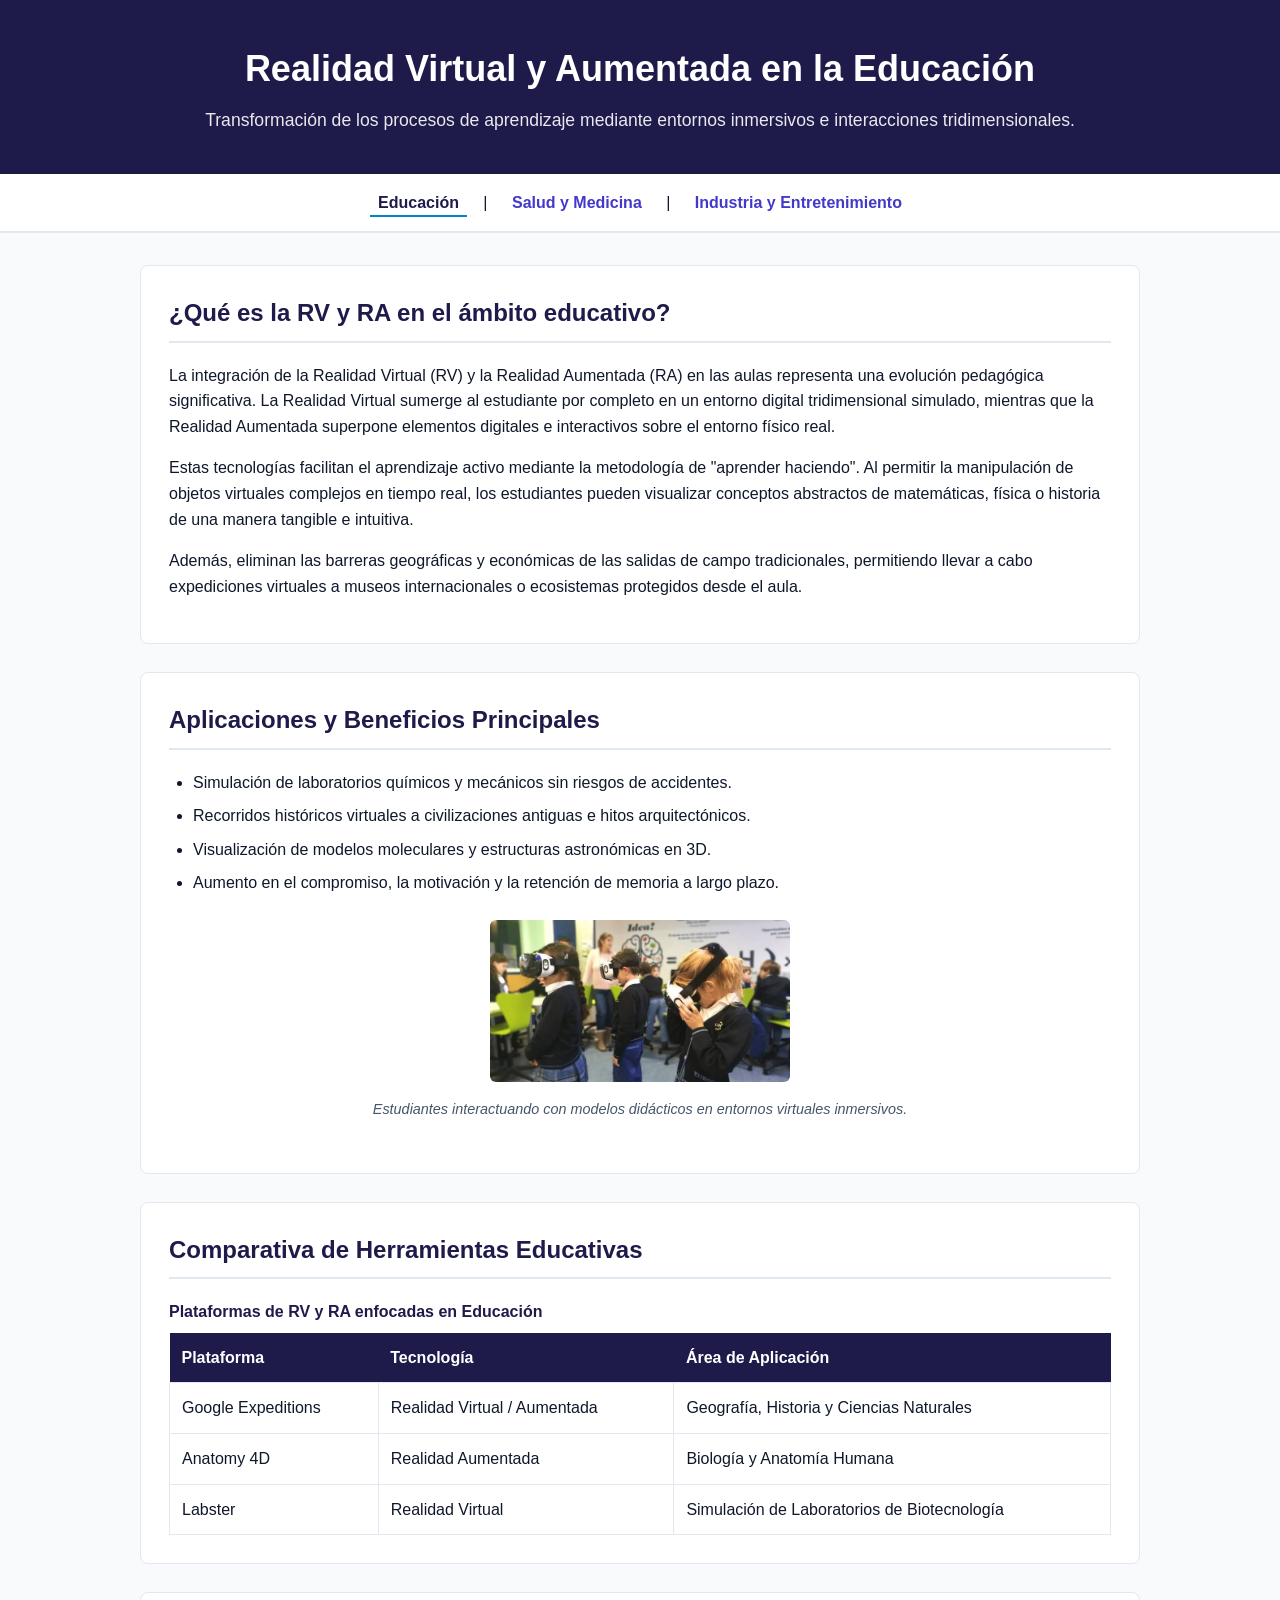
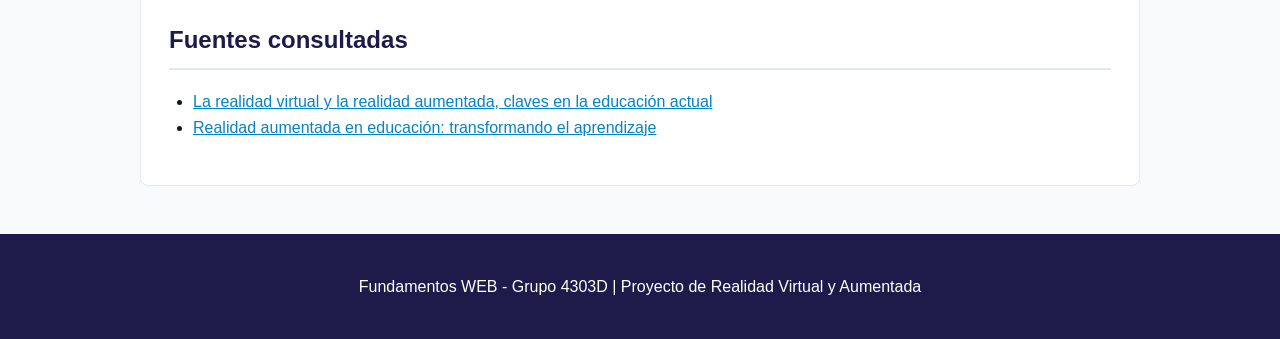
<file: index.html>
<!DOCTYPE html>
<html lang="es">
<head>
    <meta charset="UTF-8">
    <meta name="viewport" content="width=device-width, initial-scale=1.0">
    <title>Realidad Virtual y Aumentada en la Educación</title>
    <link rel="stylesheet" href="css/styles.css">
</head>
<body>

    <header class="site-header">
        <h1 class="site-header__title">Realidad Virtual y Aumentada en la Educación</h1>
        <p class="site-header__intro">Transformación de los procesos de aprendizaje mediante entornos inmersivos e interacciones tridimensionales.</p>
    </header>

    <nav class="main-nav">
        <a href="index.html" class="main-nav__link main-nav__link--active">Educación</a> |
        <a href="tema2.html" class="main-nav__link">Salud y Medicina</a> |
        <a href="tema3.html" class="main-nav__link">Industria y Entretenimiento</a>
    </nav>

    <main class="site-main">
        <section class="topic-section">
            <h2 class="topic-section__title">¿Qué es la RV y RA en el ámbito educativo?</h2>
            <p>La integración de la Realidad Virtual (RV) y la Realidad Aumentada (RA) en las aulas representa una evolución pedagógica significativa. La Realidad Virtual sumerge al estudiante por completo en un entorno digital tridimensional simulado, mientras que la Realidad Aumentada superpone elementos digitales e interactivos sobre el entorno físico real.</p>
            <p>Estas tecnologías facilitan el aprendizaje activo mediante la metodología de "aprender haciendo". Al permitir la manipulación de objetos virtuales complejos en tiempo real, los estudiantes pueden visualizar conceptos abstractos de matemáticas, física o historia de una manera tangible e intuitiva.</p>
            <p>Además, eliminan las barreras geográficas y económicas de las salidas de campo tradicionales, permitiendo llevar a cabo expediciones virtuales a museos internacionales o ecosistemas protegidos desde el aula.</p>
        </section>

        <section class="topic-section">
            <h2 class="topic-section__title">Aplicaciones y Beneficios Principales</h2>
            <ul class="topic-list">
                <li class="topic-list__item">Simulación de laboratorios químicos y mecánicos sin riesgos de accidentes.</li>
                <li class="topic-list__item">Recorridos históricos virtuales a civilizaciones antiguas e hitos arquitectónicos.</li>
                <li class="topic-list__item">Visualización de modelos moleculares y estructuras astronómicas en 3D.</li>
                <li class="topic-list__item">Aumento en el compromiso, la motivación y la retención de memoria a largo plazo.</li>
            </ul>

            <figure class="topic-figure">
                <img src="img/edu.jpg" width="300" height="200">
                <figcaption class="topic-figure__caption">Estudiantes interactuando con modelos didácticos en entornos virtuales inmersivos.</figcaption>
            </figure>
        </section>

        <section class="topic-section">
            <h2 class="topic-section__title">Comparativa de Herramientas Educativas</h2>
            <table class="topic-table">
                <caption class="topic-table__caption">Plataformas de RV y RA enfocadas en Educación</caption>
                <thead>
                    <tr>
                        <th class="topic-table__header">Plataforma</th>
                        <th class="topic-table__header">Tecnología</th>
                        <th class="topic-table__header">Área de Aplicación</th>
                    </tr>
                </thead>
                <tbody>
                    <tr>
                        <td class="topic-table__cell">Google Expeditions</td>
                        <td class="topic-table__cell">Realidad Virtual / Aumentada</td>
                        <td class="topic-table__cell">Geografía, Historia y Ciencias Naturales</td>
                    </tr>
                    <tr>
                        <td class="topic-table__cell">Anatomy 4D</td>
                        <td class="topic-table__cell">Realidad Aumentada</td>
                        <td class="topic-table__cell">Biología y Anatomía Humana</td>
                    </tr>
                    <tr>
                        <td class="topic-table__cell">Labster</td>
                        <td class="topic-table__cell">Realidad Virtual</td>
                        <td class="topic-table__cell">Simulación de Laboratorios de Biotecnología</td>
                    </tr>
                </tbody>
            </table>
        </section>

        <section class="topic-section">
            <h2 class="topic-section__title">Fuentes consultadas</h2>
            <ul class="topic-list">
                <li><a href="https://www.esade.edu/beyond/es/realidad-virtual-realidad-aumentada-educacion/" target="_blank">La realidad virtual y la realidad aumentada, claves en la educación actual</a></li>
                <li><a href="https://immune.institute/blog/realidad-aumentada-en-educacion-aplicaciones-practicas/" target="_blank">Realidad aumentada en educación: transformando el aprendizaje</a></li>
            </ul>
        </section>
    </main>

    <footer class="site-footer">
        <p>Fundamentos WEB - Grupo 4303D | Proyecto de Realidad Virtual y Aumentada</p>
    </footer>

</body>
</html>
</file>
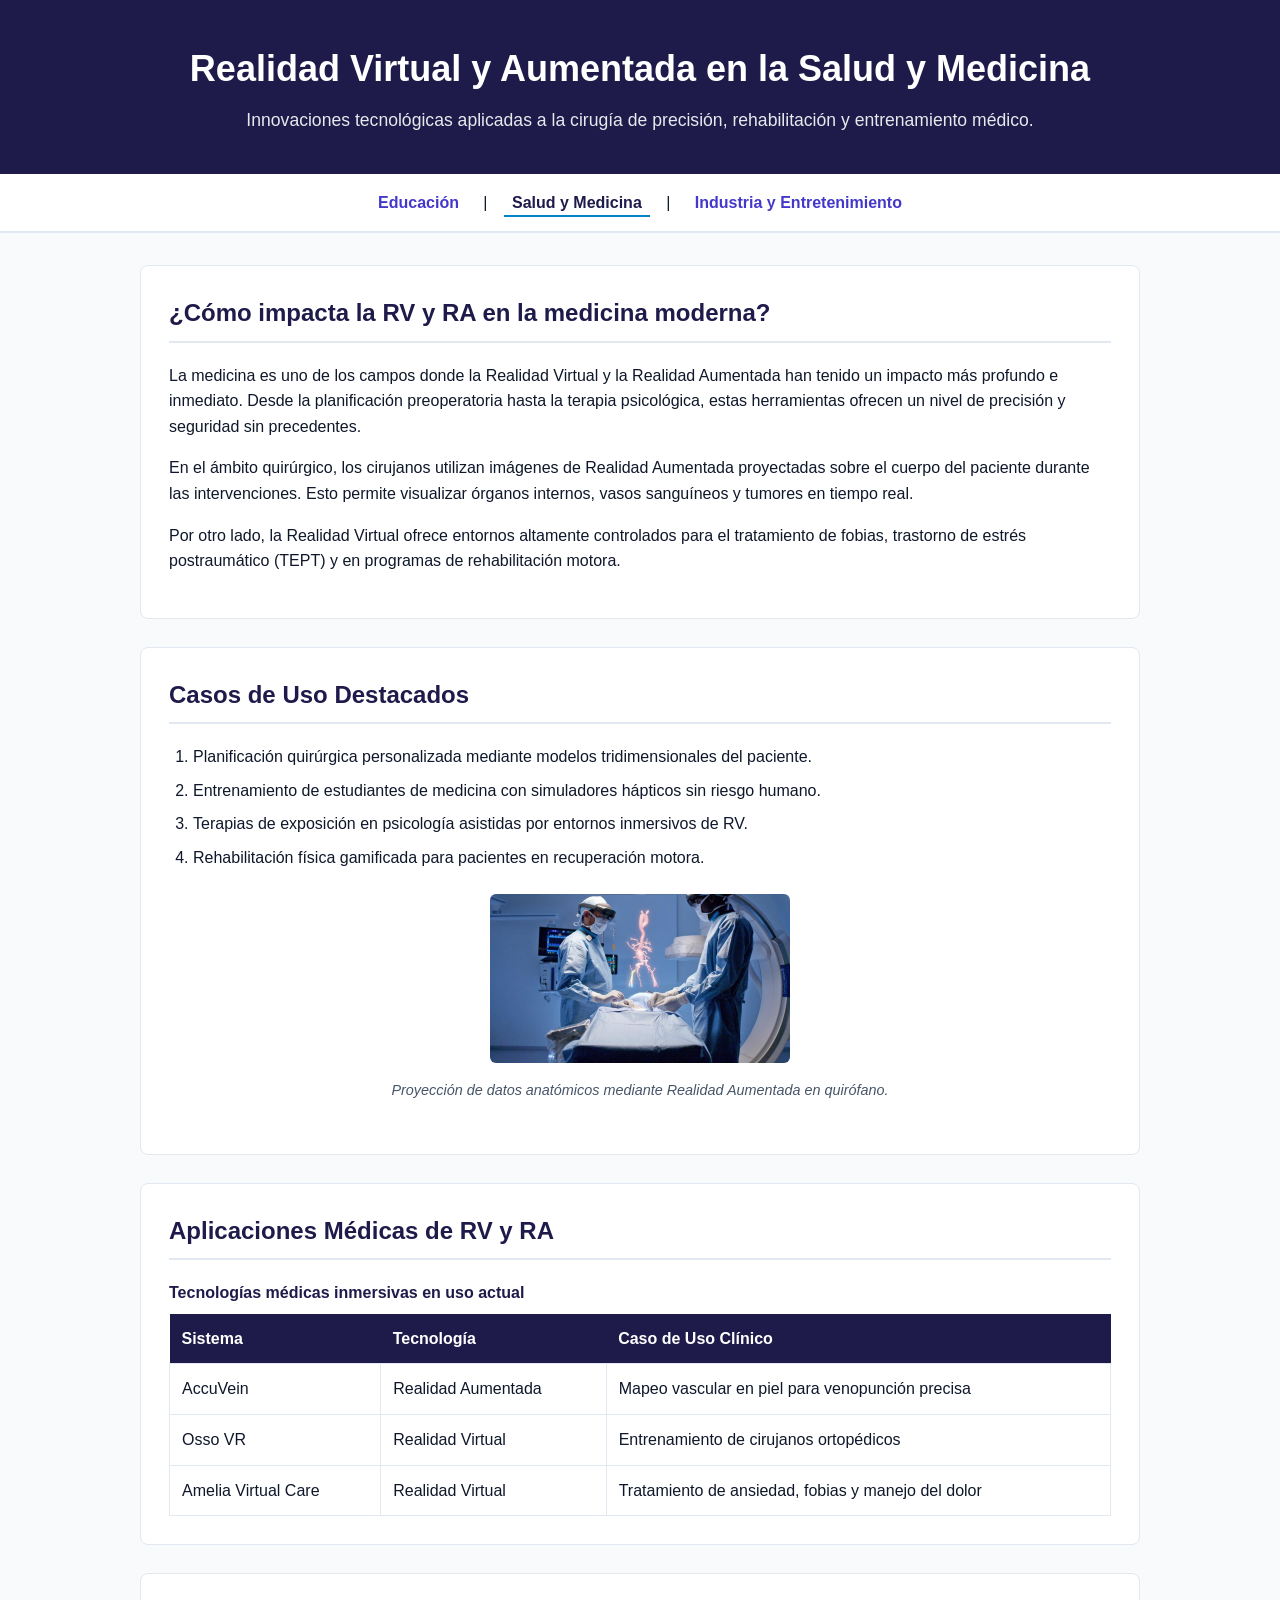
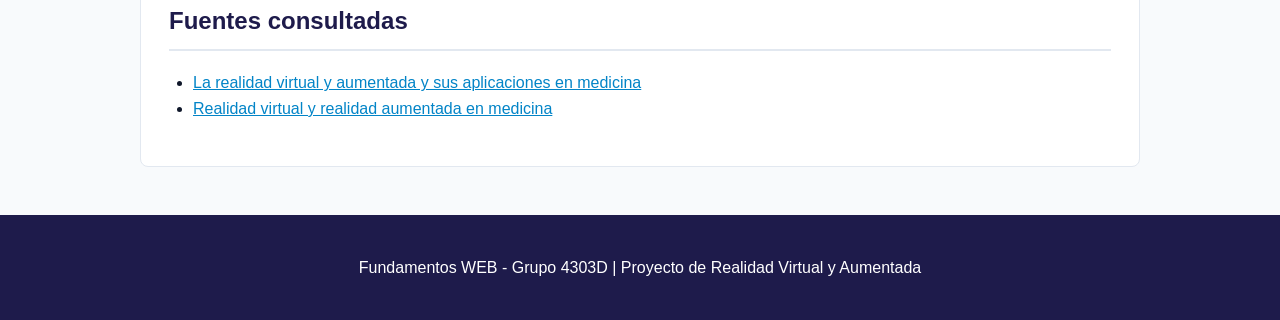
<file: tema2.html>
<!DOCTYPE html>
<html lang="es">
<head>
    <meta charset="UTF-8">
    <meta name="viewport" content="width=device-width, initial-scale=1.0">
    <title>Realidad Virtual y Aumentada en la Salud</title>
    <link rel="stylesheet" href="css/styles.css">
</head>
<body>

    <header class="site-header">
        <h1 class="site-header__title">Realidad Virtual y Aumentada en la Salud y Medicina</h1>
        <p class="site-header__intro">Innovaciones tecnológicas aplicadas a la cirugía de precisión, rehabilitación y entrenamiento médico.</p>
    </header>

    <nav class="main-nav">
        <a href="index.html" class="main-nav__link">Educación</a> |
        <a href="tema2.html" class="main-nav__link main-nav__link--active">Salud y Medicina</a> |
        <a href="tema3.html" class="main-nav__link">Industria y Entretenimiento</a>
    </nav>

    <main class="site-main">
        <section class="topic-section">
            <h2 class="topic-section__title">¿Cómo impacta la RV y RA en la medicina moderna?</h2>
            <p>La medicina es uno de los campos donde la Realidad Virtual y la Realidad Aumentada han tenido un impacto más profundo e inmediato. Desde la planificación preoperatoria hasta la terapia psicológica, estas herramientas ofrecen un nivel de precisión y seguridad sin precedentes.</p>
            <p>En el ámbito quirúrgico, los cirujanos utilizan imágenes de Realidad Aumentada proyectadas sobre el cuerpo del paciente durante las intervenciones. Esto permite visualizar órganos internos, vasos sanguíneos y tumores en tiempo real.</p>
            <p>Por otro lado, la Realidad Virtual ofrece entornos altamente controlados para el tratamiento de fobias, trastorno de estrés postraumático (TEPT) y en programas de rehabilitación motora.</p>
        </section>

        <section class="topic-section">
            <h2 class="topic-section__title">Casos de Uso Destacados</h2>
            <ol class="topic-list">
                <li class="topic-list__item">Planificación quirúrgica personalizada mediante modelos tridimensionales del paciente.</li>
                <li class="topic-list__item">Entrenamiento de estudiantes de medicina con simuladores hápticos sin riesgo humano.</li>
                <li class="topic-list__item">Terapias de exposición en psicología asistidas por entornos inmersivos de RV.</li>
                <li class="topic-list__item">Rehabilitación física gamificada para pacientes en recuperación motora.</li>
            </ol>

            <figure class="topic-figure">
                <img src="img/salud.jpg" width="300" height="200">
                <figcaption class="topic-figure__caption">Proyección de datos anatómicos mediante Realidad Aumentada en quirófano.</figcaption>
            </figure>
        </section>

        <section class="topic-section">
            <h2 class="topic-section__title">Aplicaciones Médicas de RV y RA</h2>
            <table class="topic-table">
                <caption class="topic-table__caption">Tecnologías médicas inmersivas en uso actual</caption>
                <thead>
                    <tr>
                        <th class="topic-table__header">Sistema</th>
                        <th class="topic-table__header">Tecnología</th>
                        <th class="topic-table__header">Caso de Uso Clínico</th>
                    </tr>
                </thead>
                <tbody>
                    <tr>
                        <td class="topic-table__cell">AccuVein</td>
                        <td class="topic-table__cell">Realidad Aumentada</td>
                        <td class="topic-table__cell">Mapeo vascular en piel para venopunción precisa</td>
                    </tr>
                    <tr>
                        <td class="topic-table__cell">Osso VR</td>
                        <td class="topic-table__cell">Realidad Virtual</td>
                        <td class="topic-table__cell">Entrenamiento de cirujanos ortopédicos</td>
                    </tr>
                    <tr>
                        <td class="topic-table__cell">Amelia Virtual Care</td>
                        <td class="topic-table__cell">Realidad Virtual</td>
                        <td class="topic-table__cell">Tratamiento de ansiedad, fobias y manejo del dolor</td>
                    </tr>
                </tbody>
            </table>
        </section>

        <section class="topic-section">
            <h2 class="topic-section__title">Fuentes consultadas</h2>
            <ul class="topic-list">
                <li><a href="https://www.obsbusiness.school/blog/la-realidad-virtual-y-aumentada-y-sus-aplicaciones-en-medicina" target="_blank">La realidad virtual y aumentada y sus aplicaciones en medicina</a></li>
                <li><a href="https://atencionprimaria.almirallmed.es/el-blog-de-almirallmed/realidad-virtual-y-realidad-aumentada-en-medicina/" target="_blank">Realidad virtual y realidad aumentada en medicina</a></li>
            </ul>
        </section>
    </main>

    <footer class="site-footer">
        <p>Fundamentos WEB - Grupo 4303D | Proyecto de Realidad Virtual y Aumentada</p>
    </footer>

</body>
</html>
</file>
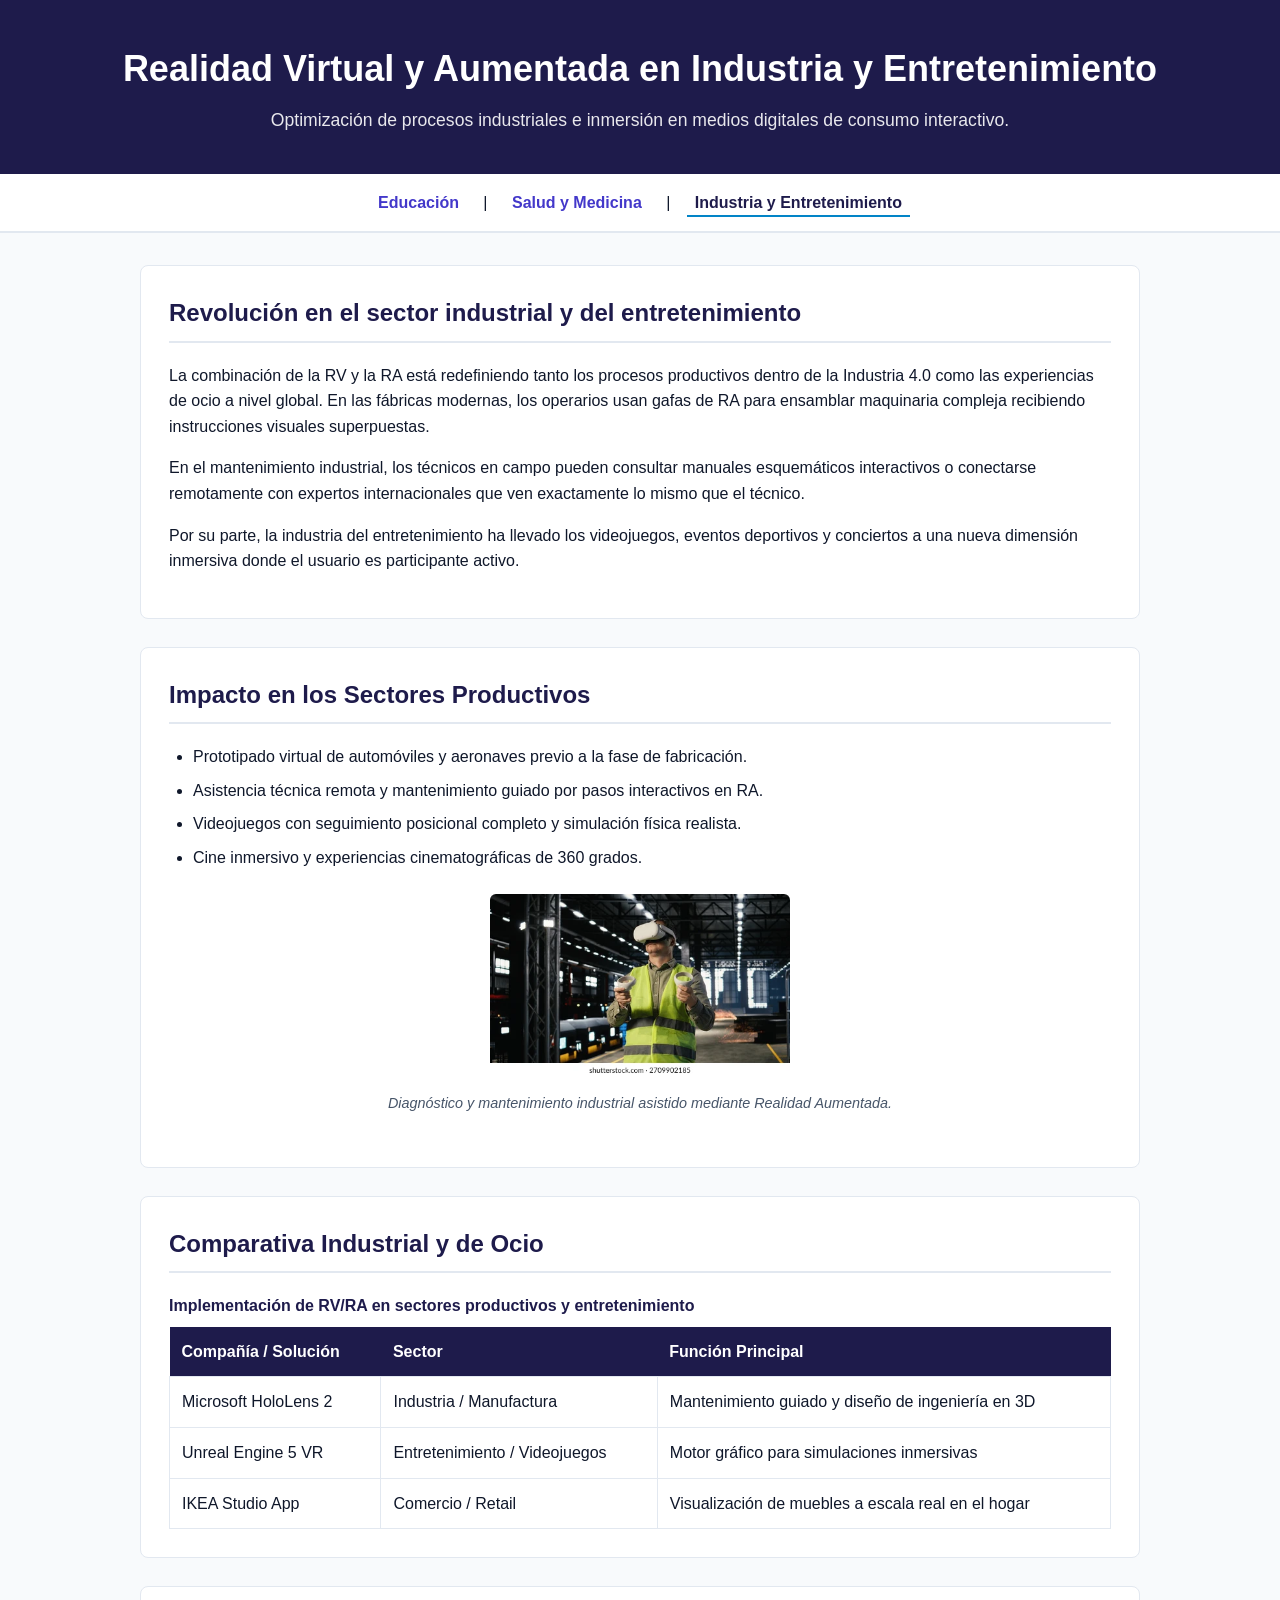
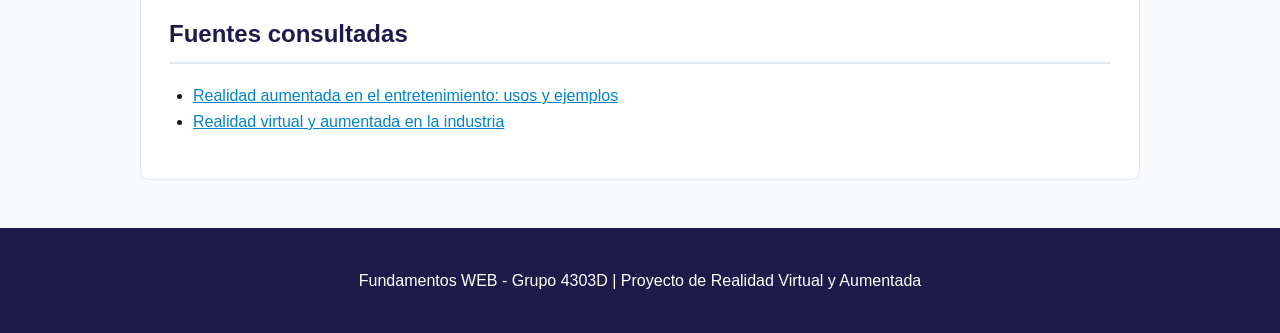
<file: tema3.html>
<!DOCTYPE html>
<html lang="es">
<head>
    <meta charset="UTF-8">
    <meta name="viewport" content="width=device-width, initial-scale=1.0">
    <title>Realidad Virtual y Aumentada en Industria y Entretenimiento</title>
    <link rel="stylesheet" href="css/styles.css">
</head>
<body>

    <header class="site-header">
        <h1 class="site-header__title">Realidad Virtual y Aumentada en Industria y Entretenimiento</h1>
        <p class="site-header__intro">Optimización de procesos industriales e inmersión en medios digitales de consumo interactivo.</p>
    </header>

    <nav class="main-nav">
        <a href="index.html" class="main-nav__link">Educación</a> |
        <a href="tema2.html" class="main-nav__link">Salud y Medicina</a> |
        <a href="tema3.html" class="main-nav__link main-nav__link--active">Industria y Entretenimiento</a>
    </nav>

    <main class="site-main">
        <section class="topic-section">
            <h2 class="topic-section__title">Revolución en el sector industrial y del entretenimiento</h2>
            <p>La combinación de la RV y la RA está redefiniendo tanto los procesos productivos dentro de la Industria 4.0 como las experiencias de ocio a nivel global. En las fábricas modernas, los operarios usan gafas de RA para ensamblar maquinaria compleja recibiendo instrucciones visuales superpuestas.</p>
            <p>En el mantenimiento industrial, los técnicos en campo pueden consultar manuales esquemáticos interactivos o conectarse remotamente con expertos internacionales que ven exactamente lo mismo que el técnico.</p>
            <p>Por su parte, la industria del entretenimiento ha llevado los videojuegos, eventos deportivos y conciertos a una nueva dimensión inmersiva donde el usuario es participante activo.</p>
        </section>

        <section class="topic-section">
            <h2 class="topic-section__title">Impacto en los Sectores Productivos</h2>
            <ul class="topic-list">
                <li class="topic-list__item">Prototipado virtual de automóviles y aeronaves previo a la fase de fabricación.</li>
                <li class="topic-list__item">Asistencia técnica remota y mantenimiento guiado por pasos interactivos en RA.</li>
                <li class="topic-list__item">Videojuegos con seguimiento posicional completo y simulación física realista.</li>
                <li class="topic-list__item">Cine inmersivo y experiencias cinematográficas de 360 grados.</li>
            </ul>

            <figure class="topic-figure">
                <img src="img/ind.webp" width="300" height="200">
                <figcaption class="topic-figure__caption">Diagnóstico y mantenimiento industrial asistido mediante Realidad Aumentada.</figcaption>
            </figure>
        </section>

        <section class="topic-section">
            <h2 class="topic-section__title">Comparativa Industrial y de Ocio</h2>
            <table class="topic-table">
                <caption class="topic-table__caption">Implementación de RV/RA en sectores productivos y entretenimiento</caption>
                <thead>
                    <tr>
                        <th class="topic-table__header">Compañía / Solución</th>
                        <th class="topic-table__header">Sector</th>
                        <th class="topic-table__header">Función Principal</th>
                    </tr>
                </thead>
                <tbody>
                    <tr>
                        <td class="topic-table__cell">Microsoft HoloLens 2</td>
                        <td class="topic-table__cell">Industria / Manufactura</td>
                        <td class="topic-table__cell">Mantenimiento guiado y diseño de ingeniería en 3D</td>
                    </tr>
                    <tr>
                        <td class="topic-table__cell">Unreal Engine 5 VR</td>
                        <td class="topic-table__cell">Entretenimiento / Videojuegos</td>
                        <td class="topic-table__cell">Motor gráfico para simulaciones inmersivas</td>
                    </tr>
                    <tr>
                        <td class="topic-table__cell">IKEA Studio App</td>
                        <td class="topic-table__cell">Comercio / Retail</td>
                        <td class="topic-table__cell">Visualización de muebles a escala real en el hogar</td>
                    </tr>
                </tbody>
            </table>
        </section>

        <section class="topic-section">
            <h2 class="topic-section__title">Fuentes consultadas</h2>
            <ul class="topic-list">
                <li><a href="https://program-ace.com/blog/the-rise-of-augmented-reality-in-entertainment/" target="_blank">Realidad aumentada en el entretenimiento: usos y ejemplos</a></li>
                <li><a href="https://www.tworeality.com/realidad-virtual-aumentada-industria/" target="_blank">Realidad virtual y aumentada en la industria</a></li>
            </ul>
        </section>
    </main>

    <footer class="site-footer">
        <p>Fundamentos WEB - Grupo 4303D | Proyecto de Realidad Virtual y Aumentada</p>
    </footer>

</body>
</html>
</file>
<file: css/styles.css>
:root {
    --color-primary: #1e1b4b;       /* Violeta índigo profundo (Contexto inmersivo/tecnológico) */
    --color-secondary: #4338ca;     /* Azul violeta vibrante para elementos secundarios */
    --color-accent: #0284c7;        /* Cian azulado para resaltados y acciones de alto contraste */
    --color-bg: #f8fafc;            /* Gris azulado ultraclaro para fondos descansados */
    --color-surface: #ffffff;       /* Blanco puro para tarjetas y superficies */
    --color-text: #0f172a;          /* Azul grisáceo muy oscuro (Garantiza contraste WCAG AA 14:1) */
    --color-border: #e2e8f0;        /* Gris claro para bordes de tablas y separadores */
    --color-hover: #1d4ed8;         /* Azul para estados hover/focus */
}


* {
    box-sizing: border-box;
}

body {
    margin: 0;
    font-family: Arial, Helvetica, sans-serif;
    line-height: 1.6;
    background-color: var(--color-bg);
    color: var(--color-text);
}

img {
    max-width: 100%;
    height: auto;
    border-radius: 0.375rem;
}


.site-header {
    background-color: var(--color-primary);
    color: #ffffff;
    padding: 2.5rem 1.5rem;
    text-align: center;
}

.site-header__title {
    margin: 0 0 0.5rem 0;
    font-size: 2.25rem;
}

.site-header__intro {
    margin: 0;
    font-size: 1.1rem;
    opacity: 0.9;
}


.main-nav {
    background-color: var(--color-surface);
    padding: 1rem;
    text-align: center;
    border-bottom: 2px solid var(--color-border);
}

.main-nav__link {
    color: var(--color-secondary);
    text-decoration: none;
    font-weight: bold;
    margin: 0 0.75rem;
    padding: 0.25rem 0.5rem;
    transition: color 0.2s ease;
}

.main-nav__link:hover,
.main-nav__link:focus {
    color: var(--color-hover);
    text-decoration: underline;
}

.main-nav__link--active {
    color: var(--color-primary);
    border-bottom: 2px solid var(--color-accent);
}


.site-main {
    width: min(1000px, 92%);
    margin: 2rem auto;
}

.topic-section {
    background-color: var(--color-surface);
    padding: 1.75rem;
    margin-bottom: 1.75rem;
    border-radius: 0.5rem;
    border: 1px solid var(--color-border);
}

.topic-section__title {
    color: var(--color-primary);
    margin-top: 0;
    border-bottom: 2px solid var(--color-border);
    padding-bottom: 0.5rem;
}


.topic-list {
    padding-left: 1.5rem;
}

.topic-list__item {
    margin-bottom: 0.5rem;
}


.topic-table {
    width: 100%;
    border-collapse: collapse;
    margin-top: 1rem;
}

.topic-table__caption {
    font-weight: bold;
    margin-bottom: 0.5rem;
    text-align: left;
    color: var(--color-primary);
}

.topic-table__header {
    background-color: var(--color-primary);
    color: #ffffff;
    padding: 0.75rem;
    text-align: left;
}

.topic-table__cell {
    border: 1px solid var(--color-border);
    padding: 0.75rem;
}


.topic-figure {
    margin: 1.5rem 0;
    text-align: center;
}

.topic-figure__caption {
    font-size: 0.9rem;
    color: #475569;
    margin-top: 0.5rem;
    font-style: italic;
}


a {
    color: var(--color-accent);
}

a:hover {
    color: var(--color-hover);
}


.site-footer {
    background-color: var(--color-primary);
    color: #ffffff;
    text-align: center;
    padding: 1.5rem;
    margin-top: 3rem;
}
</file>
